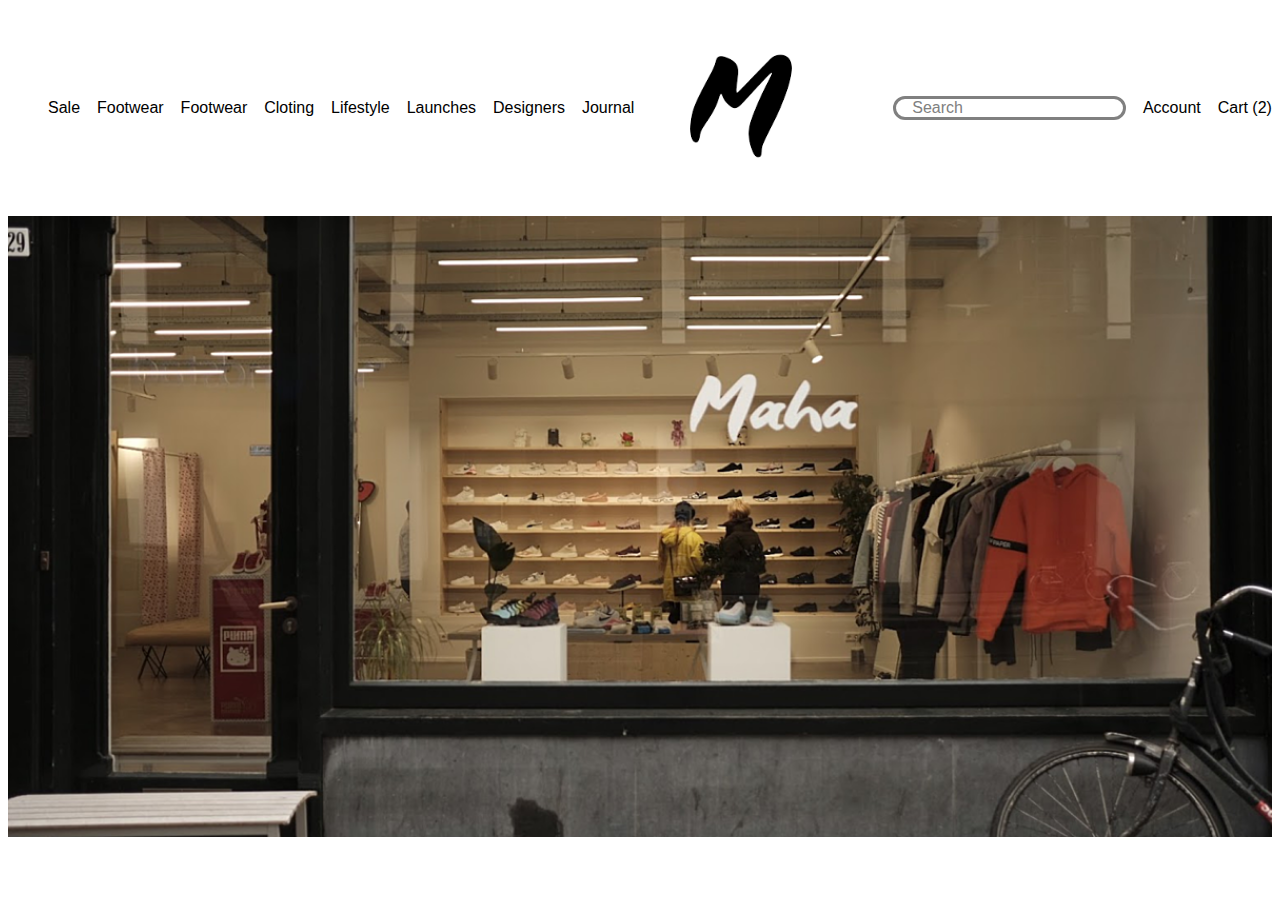
<file: index.html>
<!DOCTYPE html>
<html lang="nl">
	
<head>
	<meta charset="UTF-8">
	<meta name="author" content="jouw naam">
	<meta name="viewport" content="width=device-width, initial-scale=1">
	
	<title>Howdy FED2526</title>
	
	<link href="styles/style.css" rel="stylesheet">
	<link rel="icon" type="image/svg+xml" href="images/favicon.svg">
</head>

<body>
	<header>
		<nav>
			<ul>
				<li>
					<a href="#">Sale</a>
				</li>
				<li>
					<a href="#">Footwear</a>
				</li>
				<li>
					<a href="#">Footwear</a>
				</li>
				<li>
					<a href="#">Cloting</a>
				</li>
				<li>
					<a href="#">Lifestyle</a>
				</li>
				<li>
					<a href="#">Launches</a>
				</li>
				<li>
					<a href="#">Designers</a>
				</li>
				<li>
					<a href="journal.html">Journal</a>
				</li>
				<li><img src="images/maha-logo.png" alt="Logo Maha"></li>
				<li>Search</li>
				<li>Account</li>
				<li>Cart (2)</li>
		    </ul>
		</nav>
	</header>
	<main>
		<img src="/images/foto-winkel.png"
	</main>

	<script defer src="scripts/script.js"></script>
</body>
	
</html>
</file>
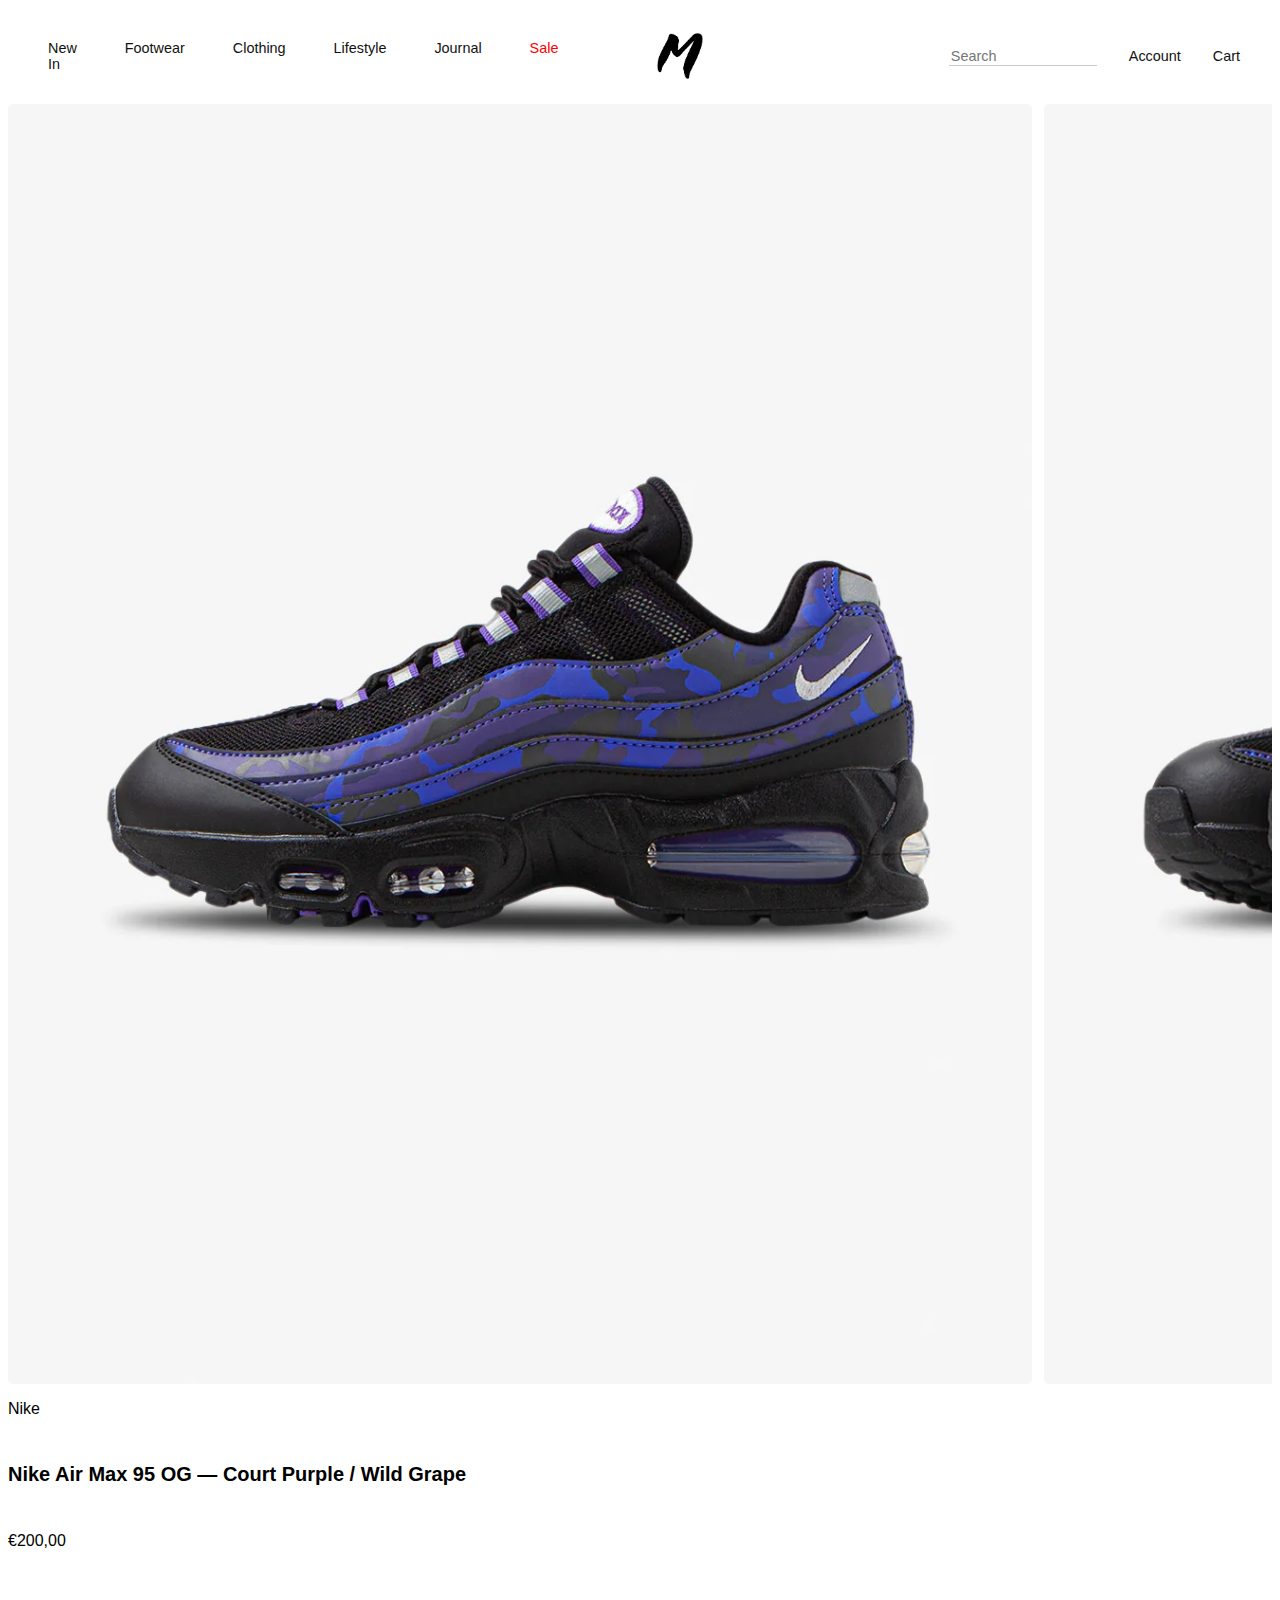
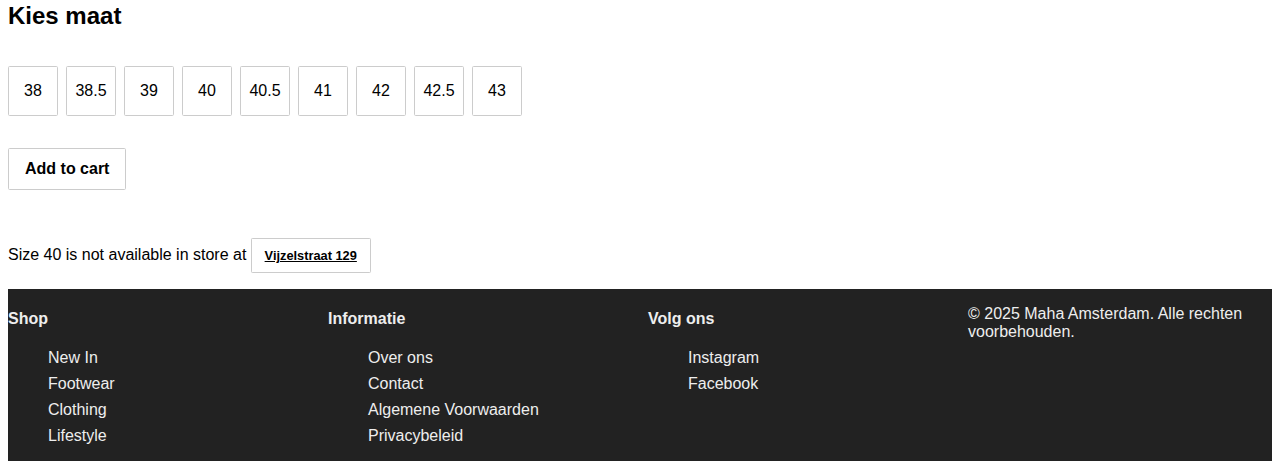
<file: product.html>
<!DOCTYPE html>
<html lang="eng">
    <head>
        <meta charset="UTF-8">
        <meta name="author" content="Marc Overduijn">
        <meta name="viewport" content="width=device-width, initial-scale=1">
        
        <title>Maha-Amsterdam/nike-95</title>
        
        <link href="styles/product.css" rel="stylesheet">
        <link href="styles/basisstijl.css" rel="stylesheet">
        <link rel="icon" type="image/svg+xml" href="images/favicon.svg">
    </head>
    
<body>
    <header>
		
		<a href="#" aria-label="Menu" aria-expanded="false" aria-controls="menu">☰</a>
		
		 
		<nav>
		  <ul>
			<li><a href="#">New In</a></li>
			<li><a href="#">Footwear</a></li>
			<li><a href="#">Clothing</a></li>
			<li><a href="#">Lifestyle</a></li>
			<li><a href="#">Journal</a></li>
			<li><a href="#">Sale</a></li>
		  </ul>
		</nav>
		<img src="images/maha_logo.png" alt="Maha logo">
		<input type="text" placeholder="Search">		
		<a href="#">Account</a>
		<a href="#">Cart</a>
		<img src="images/vg_wk.svg" alt="Zoek / winkelmand">
	    </header>
        <main>
            <section>
                <img src="images/product_1.jpg.webp" alt="nike airmax 95 zijkant">
                <img src="images/product_2.jpg.webp" alt="nike airmax 95 schuin voorkant">
                <img src="images/product_3.jpg.webp" alt="nike airmax 95 schuin achterkant">
                <img src="images/product_4.jpg.webp" alt="nike airmax 95 close up schuin van boven">    
            </section>
            <section>
            <p>Nike</p>
            <h1>Nike Air Max 95 OG — Court Purple / Wild Grape</h1>
            <p>€200,00</p>
            <h2>Kies maat</h2>
            <ul>
                <li><a href="#">38</a></li>
                <li><a href="#">38.5</a></li>
                <li><a href="#">39</a></li>
                <li><a href="#">40</a></li>
                <li><a href="#">40.5</a></li>
                <li><a href="#">41</a></li>
                <li><a href="#">42</a></li>
                <li><a href="#">42.5</a></li>
                <li><a href="#">43</a></li>
            </ul>
            <p>
                <a href="#">Add to cart</a>  
            </p>
            <p>Size 40 is not available in store at <a href="#">Vijzelstraat 129</a></p>
            
            </section>
        </main>
      <footer>
        <section>
          <h4>Shop</h4>
          <ul>
            <li><a href="#">New In</a></li>
            <li><a href="#">Footwear</a></li>
            <li><a href="#">Clothing</a></li>
            <li><a href="#">Lifestyle</a></li>
          </ul>
        </section>
        <section>
          <h4>Informatie</h4>
          <ul>
            <li><a href="#">Over ons</a></li>
            <li><a href="#">Contact</a></li>
            <li><a href="#">Algemene Voorwaarden</a></li>
            <li><a href="#">Privacybeleid</a></li>
          </ul>
        </section>
        <section>
          <h4>Volg ons</h4>
          <ul>
            <li><a href="https://instagram.com/maha-amsterdam">Instagram</a></li>
            <li><a href="https://facebook.com/maha-amsterdam">Facebook</a></li>
          </ul>
        </section>
        <p>&copy; 2025 Maha Amsterdam. Alle rechten voorbehouden.</p>
      </footer>   
</body>
</html>
</file>
<file: styles/style.css>
/**************/
/* CSS REMEDY */
/**************/
*, *::after, *::before {
  box-sizing:border-box;  
}






/*********************/
/* CUSTOM PROPERTIES */
/*********************/
:root {
	/* startje */
	--color-text:#111;
	--color-background:#eee;
}





/****************/
/* JOUW STYLING */
/****************/

/* jouw code */

body{ 
	font-family: Arial, Helvetica, sans-serif;
	
	
}

nav {
	background:rgb(255, 255, 255);
	gap: 1em ;
	
}
li img {
	height: auto;
	width: 80%
}

nav ul  {
	display: flex;
	align-items: center;
	justify-content: space-between;
	gap: 1em;
	list-style: none;
}
nav a {
	text-decoration: none;
	color: black;
}

nav p {
display: flex;
align-items: center;
justify-content: space-between;
}

ul li:nth-of-type(10) {
	background: none;
	border: solid;
	border-radius: 1em;
	padding-right:10em;
	padding-left: 1em;
	color: gray;

	}

ul li:nth-of-type(1){
	color: red;
}

main img{
	width: 100%;
}
main {
	display: flex;
}
</file>
<file: styles/product.css>
main > section:first-of-type {
    display: flex;
    gap: 0.75em;             
    overflow-x: auto;        
      
  }
  
  /* de afbeeldingen zelf */
  main > section:first-of-type > img {
    flex: 0 0 auto;           
    width: 80vw;              
    height: auto;
    object-fit: cover;
    border-radius: 0.3em;
  }
  
  /* schoenen */
  main > section:last-of-type {
    display: grid;
    gap: 1em;
    align-content: start;
  }
  
  main > section:last-of-type h1 {
    font-size: 1.25rem;
  }
  
  main > section:last-of-type p {
    font-size: 1rem;
  }
  
  /* maat */
  main > section:last-of-type ul {
    display: flex;
    flex-wrap: wrap;
    gap: 0.5em;
    list-style: none;
    justify-content: flex-start;
    padding: 0;                   
    margin: 0;    
  }
  
  main > section:last-of-type ul a {
    display: inline-flex;     
    height: 3em;  
    width: 3em;
    border: 0.1em solid #ccc;
    border-radius: 0.1em;
    text-decoration: none;
    color: rgb(0, 0, 0);
    justify-content: center;
    align-items: center;
  }
  main > section:last-of-type ul a:hover {
    background: rgb(0, 0, 0);
    color: rgb(255, 255, 255);

  }
  
  /* winkelknop */
  main > section:last-of-type p a {
    display: inline-block;
    padding: 0.7em 1em;
    border-radius: 0.1em;
    text-decoration: none;
    font-weight: bold;
  }

  
  
  main > section:last-of-type p a:last-of-type {
    border: 0.1em solid #ccc;
    background: white;
    color: black;
  }
  main > section:last-of-type p a:last-of-type:hover{
    border: 0.1em solid #ccc;
    background: rgb(0, 0, 0);
    color: rgb(255, 255, 255);

  }

  
  main > section:nth-of-type(2) p:nth-of-type(4) a {
    color: rgb(0, 0, 0);       
    text-decoration: underline;
    font-size: 0.8rem;
  }
</file>
<file: styles/basisstijl.css>
body {
    font-family: sans-serif;
  }
  
  header {
    display: grid;
    grid-template-columns: 2em 1fr 3em; 
    align-items: center;
    gap: em;
    height: 5em;
    position: relative;
    background: #fff;
  }
  
  /* Logo  */
  header img:nth-of-type(1) {
    position: absolute;
    left: 50%;
    transform: translateX(-50%);
    max-width: 5em;

    height: auto;
  }
  
  /* SVG */
  header img:nth-of-type(2) {
    max-width: 3em;
    height: auto;
    justify-self: end;
    display: block;
  }
  
  /* Hamburger dankjewel chat */
  header a:first-of-type {
    font-size: 2em;
    gap: 2em;
    text-decoration: none;
    color: #111;
    display: block;
    justify-self: start;
  }
  
  header nav,
  header input,
  header a[href="#"]:not(:first-of-type) {
    display: none;
  }
  
  @media (min-width: 45em) {
    header {
      grid-template-columns: 1fr 1fr auto auto auto; 
      gap: 2em;
      height: 6em;
      align-items: center;
    }
  
    
    
    header img:nth-of-type(2) {
      display: none;
    }

    header > a:first-of-type{
        display:none;
    }

    header a:first-of-type {
        font-size: 0.45em;
        justify-self: start;
      text-decoration: none; 
    }
    nav ul li:nth-child(6) a {
        color: red;
      }

    /* Logo  */
    header img:nth-of-type(1) {
      position: block;
      transform: none;
      max-width: 5em;
      justify-self: center;
    }
  
    /* Nav-items */
    header nav {
      display: grid;
      justify-self: start;
    }

    header nav ul {
      list-style: none;
      display: grid !important;
      grid-auto-flow: column;
      gap: 1.5em;
      font-size: 2em;
      
    }

    header nav ul:nth-child(2) {
      text-decoration: none;
      color: #000000;
      font-size: 5em; 
    }
    header nav li {
        display: inline-block;
        
    }
  
    /* Search  */
    header input[type="text"] {
      border: none;
      border-bottom: 0.1em solid #ccc;
      color: #999;
      width: 10em;
      display: inline-block;
      font-size: 0.9em;
      justify-self: end;
    }
  
    /* Account  Cart rechts *//* chat */
    header a[href="#"]:not(:first-of-type) {
      display: inline-block;
      font-size: 0.9em;
      text-decoration: none;
      color: #111;
      justify-self: end;
    }
  }
  footer {
    background: #222;
    color: #eee;
    display: grid;
    grid-template-columns: repeat(auto-fit, minmax(15em, 1fr));
    gap: 1em;
  }
  
  footer ul {
    list-style: none;
    display: grid;
    gap: 0.5em;
  }
  
  footer a {
    text-decoration: none;
    color: #eee;
  }

  @media (prefers-color-scheme: dark) {
	
	body {
	  background-color: #111;
	  color: #eee;
	}
	header, footer {
	  background-color: #000;
	  color: #fff;
	}
    header, img{
        background-color: #111;
	  color: #eee;
	}
}
</file>
